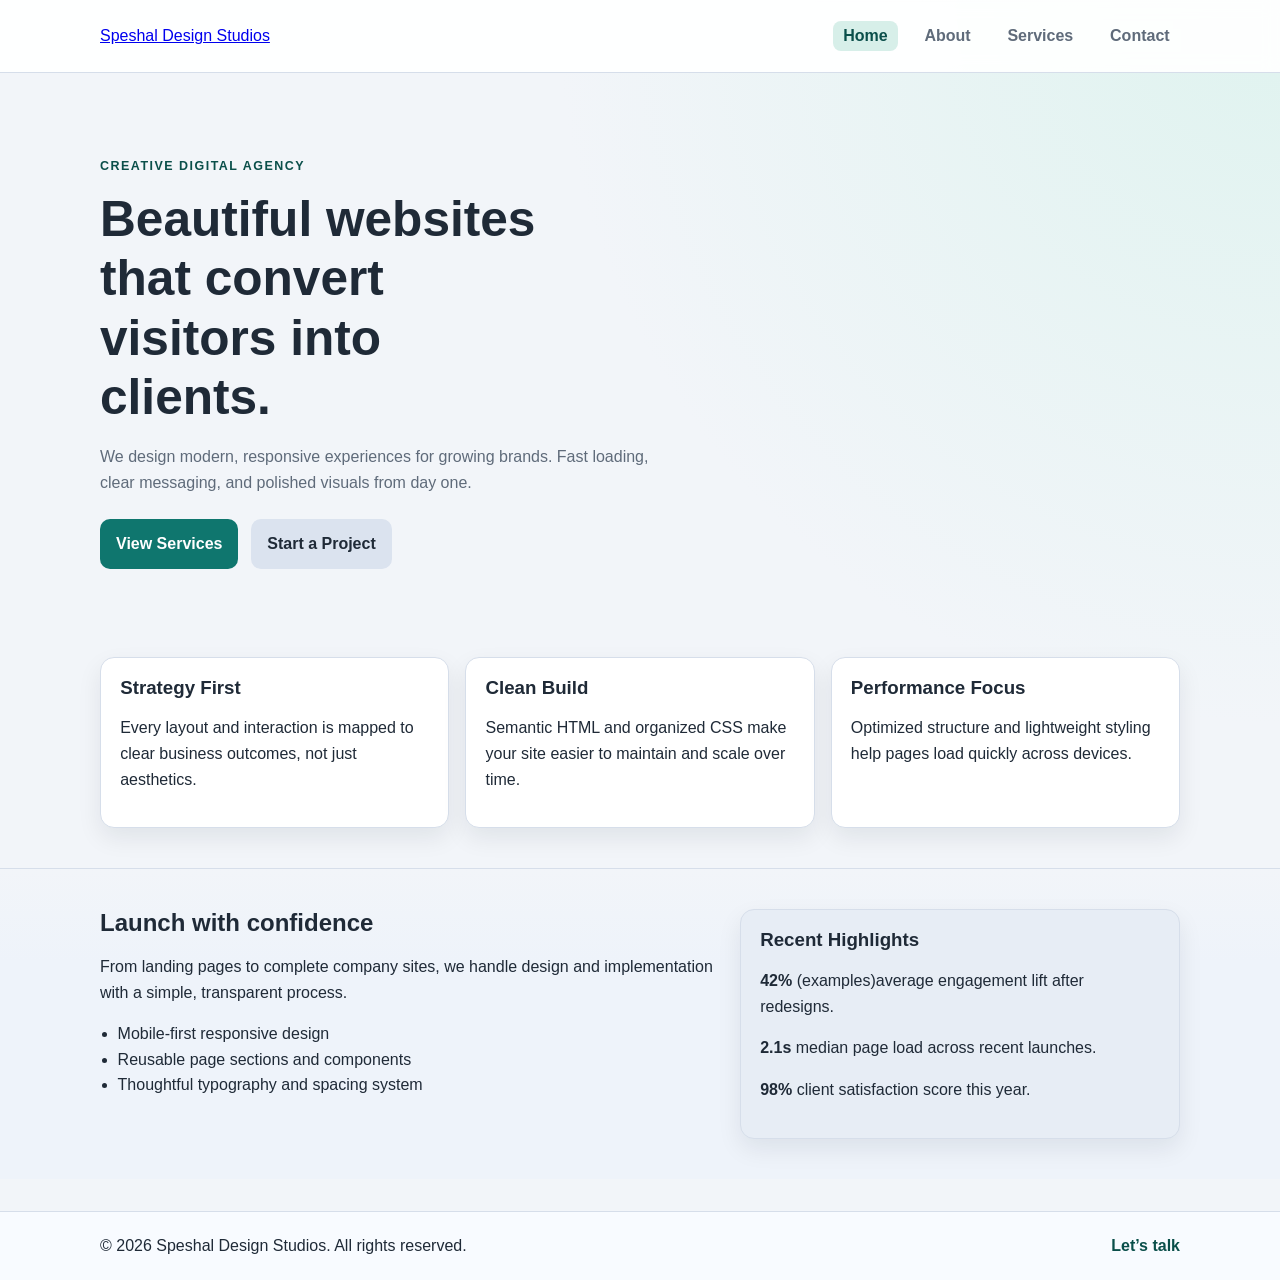
<file: index.html>
﻿<!DOCTYPE html>
<html lang="en">
<head>
  <meta charset="UTF-8" />
  <meta name="viewport" content="width=device-width, initial-scale=1.0" />
  <title>Speshal Design Studios | Home</title>
  <link rel="stylesheet" href="resources/css/styles.css" />
</head>
<body>
  <header class="site-header">
    <div class="container nav-wrap">
      <a clas="brand" href="index.html">Speshal Design Studios</a>
      <nav>
        <ul class="nav-links">
          <li><a class="active" href="index.html">Home</a></li>
          <li><a href="about.html">About</a></li>
          <li><a href="services.html">Services</a></li>
          <li><a href="contact.html">Contact</a></li>
        </ul>
      </nav>
    </div>
  </header>

  <main>
    <section class="hero">
      <div class="container">
        <p class="kicker">Creative Digital Agency</p>
        <h1>Beautiful websites that convert visitors into clients.</h1>
        <p class="lead">We design modern, responsive experiences for growing brands. Fast loading, clear messaging, and polished visuals from day one.</p>
        <div class="hero-actions">
          <a class="btn btn-primary" href="services.html">View Services</a>
          <a class="btn btn-secondary" href="contact.html">Start a Project</a>
        </div>
      </div>
    </section>

    <section class="section">
      <div class="container grid three-col">
        <article class="card">
          <h3>Strategy First</h3>
          <p>Every layout and interaction is mapped to clear business outcomes, not just aesthetics.</p>
        </article>
        <article class="card">
          <h3>Clean Build</h3>
          <p>Semantic HTML and organized CSS make your site easier to maintain and scale over time.</p>
        </article>
        <article class="card">
          <h3>Performance Focus</h3>
          <p>Optimized structure and lightweight styling help pages load quickly across devices.</p>
        </article>
      </div>
    </section>

    <section class="section section-alt">
      <div class="container split">
        <div>
          <h2>Launch with confidence</h2>
          <p>From landing pages to complete company sites, we handle design and implementation with a simple, transparent process.</p>
          <ul class="check-list">
            <li>Mobile-first responsive design</li>
            <li>Reusable page sections and components</li>
            <li>Thoughtful typography and spacing system</li>
          </ul>
        </div>
        <div class="panel">
          <h3>Recent Highlights</h3>
          <p><strong>42%</strong> (examples)average engagement lift after redesigns.</p>
          <p><strong>2.1s</strong> median page load across recent launches.</p>
          <p><strong>98%</strong> client satisfaction score this year.</p>
        </div>
      </div>
    </section>
  </main>

  <footer class="site-footer">
    <div class="container footer-wrap">
      <p>© 2026 Speshal Design Studios. All rights reserved.</p>
      <a href="contact.html">Let’s talk</a>
    </div>
  </footer>
</body>
</html>
</file>
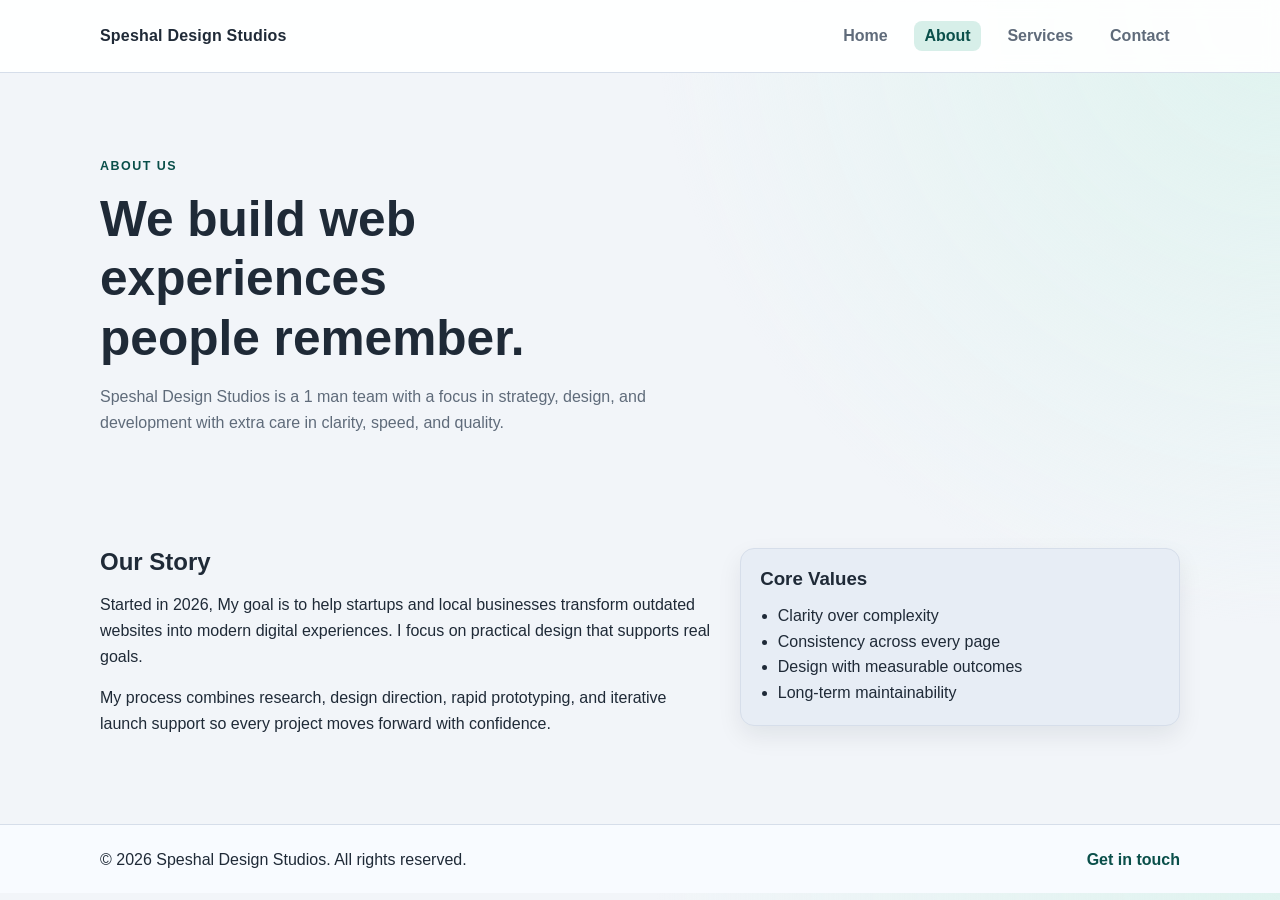
<file: about.html>
﻿<!DOCTYPE html>
<html lang="en">
<head>
  <meta charset="UTF-8" />
  <meta name="viewport" content="width=device-width, initial-scale=1.0" />
  <title>Speshal Design Studios | About</title>
  <link rel="stylesheet" href="resources/css/styles.css" />
</head>
<body>
  <header class="site-header">
    <div class="container nav-wrap">
      <a class="brand" href="index.html">Speshal Design Studios</a>
      <nav>
        <ul class="nav-links">
          <li><a href="index.html">Home</a></li>
          <li><a class="active" href="about.html">About</a></li>
          <li><a href="services.html">Services</a></li>
          <li><a href="contact.html">Contact</a></li>
        </ul>
      </nav>
    </div>
  </header>

  <main>
    <section class="sub-hero">
      <div class="container">
        <p class="kicker">About Us</p>
        <h1>We build web experiences people remember.</h1>
        <p class="lead">Speshal Design Studios is a 1 man team with a focus in strategy, design, and development with extra care in clarity, speed, and quality.</p>
      </div>
    </section>

    <section class="section">
      <div class="container split">
        <div>
          <h2>Our Story</h2>
          <p>Started in 2026, My goal is to help startups and local businesses transform outdated websites into modern digital experiences. I focus on practical design that supports real goals.</p>
          <p>My process combines research, design direction, rapid prototyping, and iterative launch support so every project moves forward with confidence.</p>
        </div>
        <div class="panel">
          <h3>Core Values</h3>
          <ul class="check-list">
            <li>Clarity over complexity</li>
            <li>Consistency across every page</li>
            <li>Design with measurable outcomes</li>
            <li>Long-term maintainability</li>
          </ul>
        </div>
      </div>
    </section>
  </main>

  <footer class="site-footer">
    <div class="container footer-wrap">
      <p>© 2026 Speshal Design Studios. All rights reserved.</p>
      <a href="contact.html">Get in touch</a>
    </div>
  </footer>
</body>
</html>
</file>
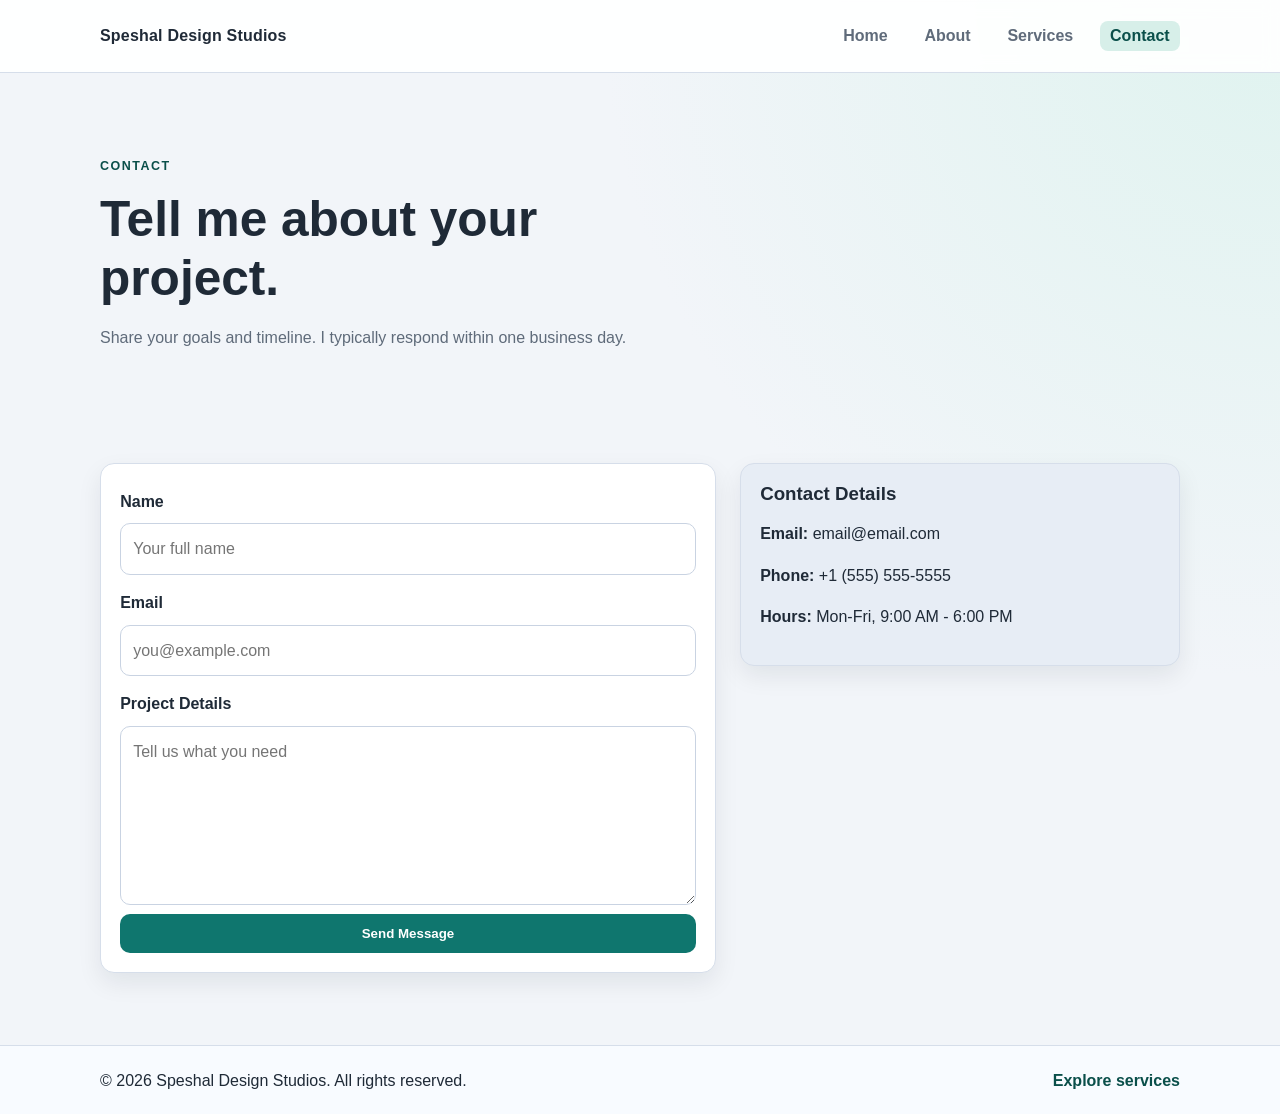
<file: contact.html>
﻿<!DOCTYPE html>
<html lang="en">
<head>
  <meta charset="UTF-8" />
  <meta name="viewport" content="width=device-width, initial-scale=1.0" />
  <title>Speshal Design Studios | Contact</title>
  <link rel="stylesheet" href="resources/css/styles.css" />
</head>
<body>
  <header class="site-header">
    <div class="container nav-wrap">
      <a class="brand" href="index.html">Speshal Design Studios</a>
      <nav>
        <ul class="nav-links">
          <li><a href="index.html">Home</a></li>
          <li><a href="about.html">About</a></li>
          <li><a href="services.html">Services</a></li>
          <li><a class="active" href="contact.html">Contact</a></li>
        </ul>
      </nav>
    </div>
  </header>

  <main>
    <section class="sub-hero">
      <div class="container">
        <p class="kicker">Contact</p>
        <h1>Tell me about your project.</h1>
        <p class="lead">Share your goals and timeline. I typically respond within one business day.</p>
      </div>
    </section>

    <section class="section">
      <div class="container split">
        <form class="card form-card" action="#" method="post">
          <label for="name">Name</label>
          <input id="name" name="name" type="text" placeholder="Your full name" required />

          <label for="email">Email</label>
          <input id="email" name="email" type="email" placeholder="you@example.com" required />

          <label for="message">Project Details</label>
          <textarea id="message" name="message" rows="6" placeholder="Tell us what you need"></textarea>

          <button class="btn btn-primary" type="submit">Send Message</button>
        </form>

        <aside class="panel">
          <h3>Contact Details</h3>
          <p><strong>Email:</strong> email@email.com</p>
          <p><strong>Phone:</strong> +1 (555) 555-5555</p>
          <p><strong>Hours:</strong> Mon-Fri, 9:00 AM - 6:00 PM</p>
        </aside>
      </div>
    </section>
  </main>

  <footer class="site-footer">
    <div class="container footer-wrap">
      <p>© 2026 Speshal Design Studios. All rights reserved.</p>
      <a href="services.html">Explore services</a>
    </div>
  </footer>
</body>
</html>
</file>
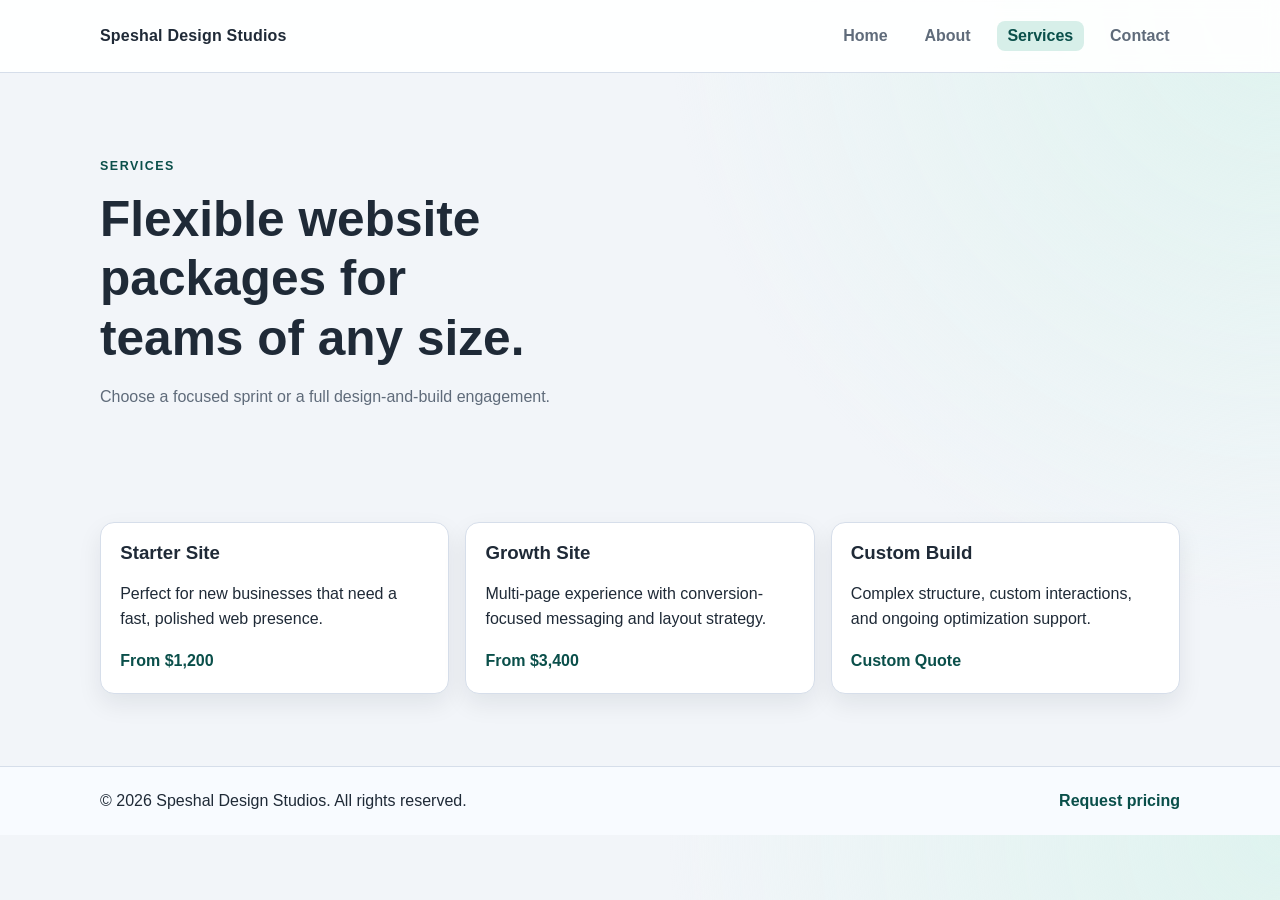
<file: services.html>
﻿<!DOCTYPE html>
<html lang="en">
<head>
  <meta charset="UTF-8" />
  <meta name="viewport" content="width=device-width, initial-scale=1.0" />
  <title>Speshal Design Studios | Services</title>
  <link rel="stylesheet" href="resources/css/styles.css" />
</head>
<body>
  <header class="site-header">
    <div class="container nav-wrap">
      <a class="brand" href="index.html">Speshal Design Studios</a>
      <nav>
        <ul class="nav-links">
          <li><a href="index.html">Home</a></li>
          <li><a href="about.html">About</a></li>
          <li><a class="active" href="services.html">Services</a></li>
          <li><a href="contact.html">Contact</a></li>
        </ul>
      </nav>
    </div>
  </header>

  <main>
    <section class="sub-hero">
      <div class="container">
        <p class="kicker">Services</p>
        <h1>Flexible website packages for teams of any size.</h1>
        <p class="lead">Choose a focused sprint or a full design-and-build engagement.</p>
      </div>
    </section>

    <section class="section">
      <div class="container grid three-col">
        <article class="card">
          <h3>Starter Site</h3>
          <p>Perfect for new businesses that need a fast, polished web presence.</p>
          <p class="price">From $1,200</p>
        </article>
        <article class="card">
          <h3>Growth Site</h3>
          <p>Multi-page experience with conversion-focused messaging and layout strategy.</p>
          <p class="price">From $3,400</p>
        </article>
        <article class="card">
          <h3>Custom Build</h3>
          <p>Complex structure, custom interactions, and ongoing optimization support.</p>
          <p class="price">Custom Quote</p>
        </article>
      </div>
    </section>
  </main>

  <footer class="site-footer">
    <div class="container footer-wrap">
      <p>© 2026 Speshal Design Studios. All rights reserved.</p>
      <a href="contact.html">Request pricing</a>
    </div>
  </footer>
</body>
</html>
</file>
<file: resources/css/styles.css>
﻿:root {
  --bg: #f2f5f9;
  --surface: #ffffff;
  --surface-alt: #e7edf5;
  --text: #1f2a37;
  --muted: #5f6b7a;
  --accent: #0f766e;
  --accent-dark: #0a4f4a;
  --border: #d6deea;
  --shadow: 0 10px 25px rgba(15, 24, 38, 0.08);
  --radius: 14px;
  --container: 1080px;
}

* {
  box-sizing: border-box;
}

body {
  margin: 0;
  font-family: "Segoe UI", Tahoma, Geneva, Verdana, sans-serif;
  color: var(--text);
  background: radial-gradient(circle at top right, #dff3ef, transparent 40%), var(--bg);
  line-height: 1.6;
}

.container {
  width: min(92%, var(--container));
  margin: 0 auto;
}

.site-header {
  position: sticky;
  top: 0;
  z-index: 20;
  background: rgba(255, 255, 255, 0.92);
  backdrop-filter: blur(8px);
  border-bottom: 1px solid var(--border);
}

.nav-wrap {
  display: flex;
  align-items: center;
  justify-content: space-between;
  min-height: 72px;
}

.brand {
  color: var(--text);
  text-decoration: none;
  font-weight: 700;
  letter-spacing: 0.2px;
}

.nav-links {
  list-style: none;
  display: flex;
  gap: 1rem;
  margin: 0;
  padding: 0;
}

.nav-links a {
  text-decoration: none;
  color: var(--muted);
  font-weight: 600;
  padding: 0.4rem 0.65rem;
  border-radius: 8px;
}

.nav-links a:hover,
.nav-links a.active {
  color: var(--accent-dark);
  background: #d7efe9;
}

.hero,
.sub-hero {
  padding: 4.5rem 0 3rem;
}

.kicker {
  text-transform: uppercase;
  letter-spacing: 0.12em;
  color: var(--accent-dark);
  font-weight: 700;
  font-size: 0.78rem;
}

h1,
h2,
h3 {
  margin: 0 0 0.8rem;
  line-height: 1.2;
}

h1 {
  font-size: clamp(2rem, 4vw, 3.1rem);
  max-width: 16ch;
}

.lead {
  max-width: 62ch;
  color: var(--muted);
  margin-bottom: 1.5rem;
}

.hero-actions {
  display: flex;
  flex-wrap: wrap;
  gap: 0.8rem;
}

.btn {
  display: inline-block;
  text-decoration: none;
  border: 0;
  border-radius: 10px;
  padding: 0.75rem 1rem;
  font-weight: 700;
  cursor: pointer;
}

.btn-primary {
  background: var(--accent);
  color: #fff;
}

.btn-primary:hover {
  background: var(--accent-dark);
}

.btn-secondary {
  background: #dbe3ef;
  color: var(--text);
}

.section {
  padding: 2.5rem 0;
}

.section-alt {
  background: linear-gradient(180deg, transparent, #eef3fa 30%, #eef3fa);
  border-top: 1px solid var(--border);
}

.grid {
  display: grid;
  gap: 1rem;
}

.three-col {
  grid-template-columns: repeat(3, minmax(0, 1fr));
}

.split {
  display: grid;
  grid-template-columns: 1.4fr 1fr;
  gap: 1.5rem;
  align-items: start;
}

.card,
.panel {
  background: var(--surface);
  border: 1px solid var(--border);
  border-radius: var(--radius);
  padding: 1.2rem;
  box-shadow: var(--shadow);
}

.panel {
  background: var(--surface-alt);
}

.check-list {
  margin: 0;
  padding-left: 1.1rem;
}

.price {
  margin: 0.4rem 0 0;
  font-weight: 700;
  color: var(--accent-dark);
}

.form-card {
  display: grid;
  gap: 0.55rem;
}

label {
  font-weight: 600;
  margin-top: 0.4rem;
}

input,
textarea {
  width: 100%;
  border: 1px solid #c9d3e2;
  border-radius: 10px;
  padding: 0.75rem;
  font: inherit;
}

input:focus,
textarea:focus {
  outline: 2px solid #8cd3ca;
  border-color: transparent;
}

.site-footer {
  border-top: 1px solid var(--border);
  margin-top: 2rem;
  background: #f8fbff;
}

.footer-wrap {
  min-height: 68px;
  display: flex;
  justify-content: space-between;
  align-items: center;
  gap: 1rem;
  flex-wrap: wrap;
}

.site-footer a {
  color: var(--accent-dark);
  text-decoration: none;
  font-weight: 600;
}

@media (max-width: 900px) {
  .three-col,
  .split {
    grid-template-columns: 1fr;
  }

  .nav-wrap {
    flex-direction: column;
    justify-content: center;
    gap: 0.6rem;
    padding: 0.8rem 0;
  }
}
</file>
